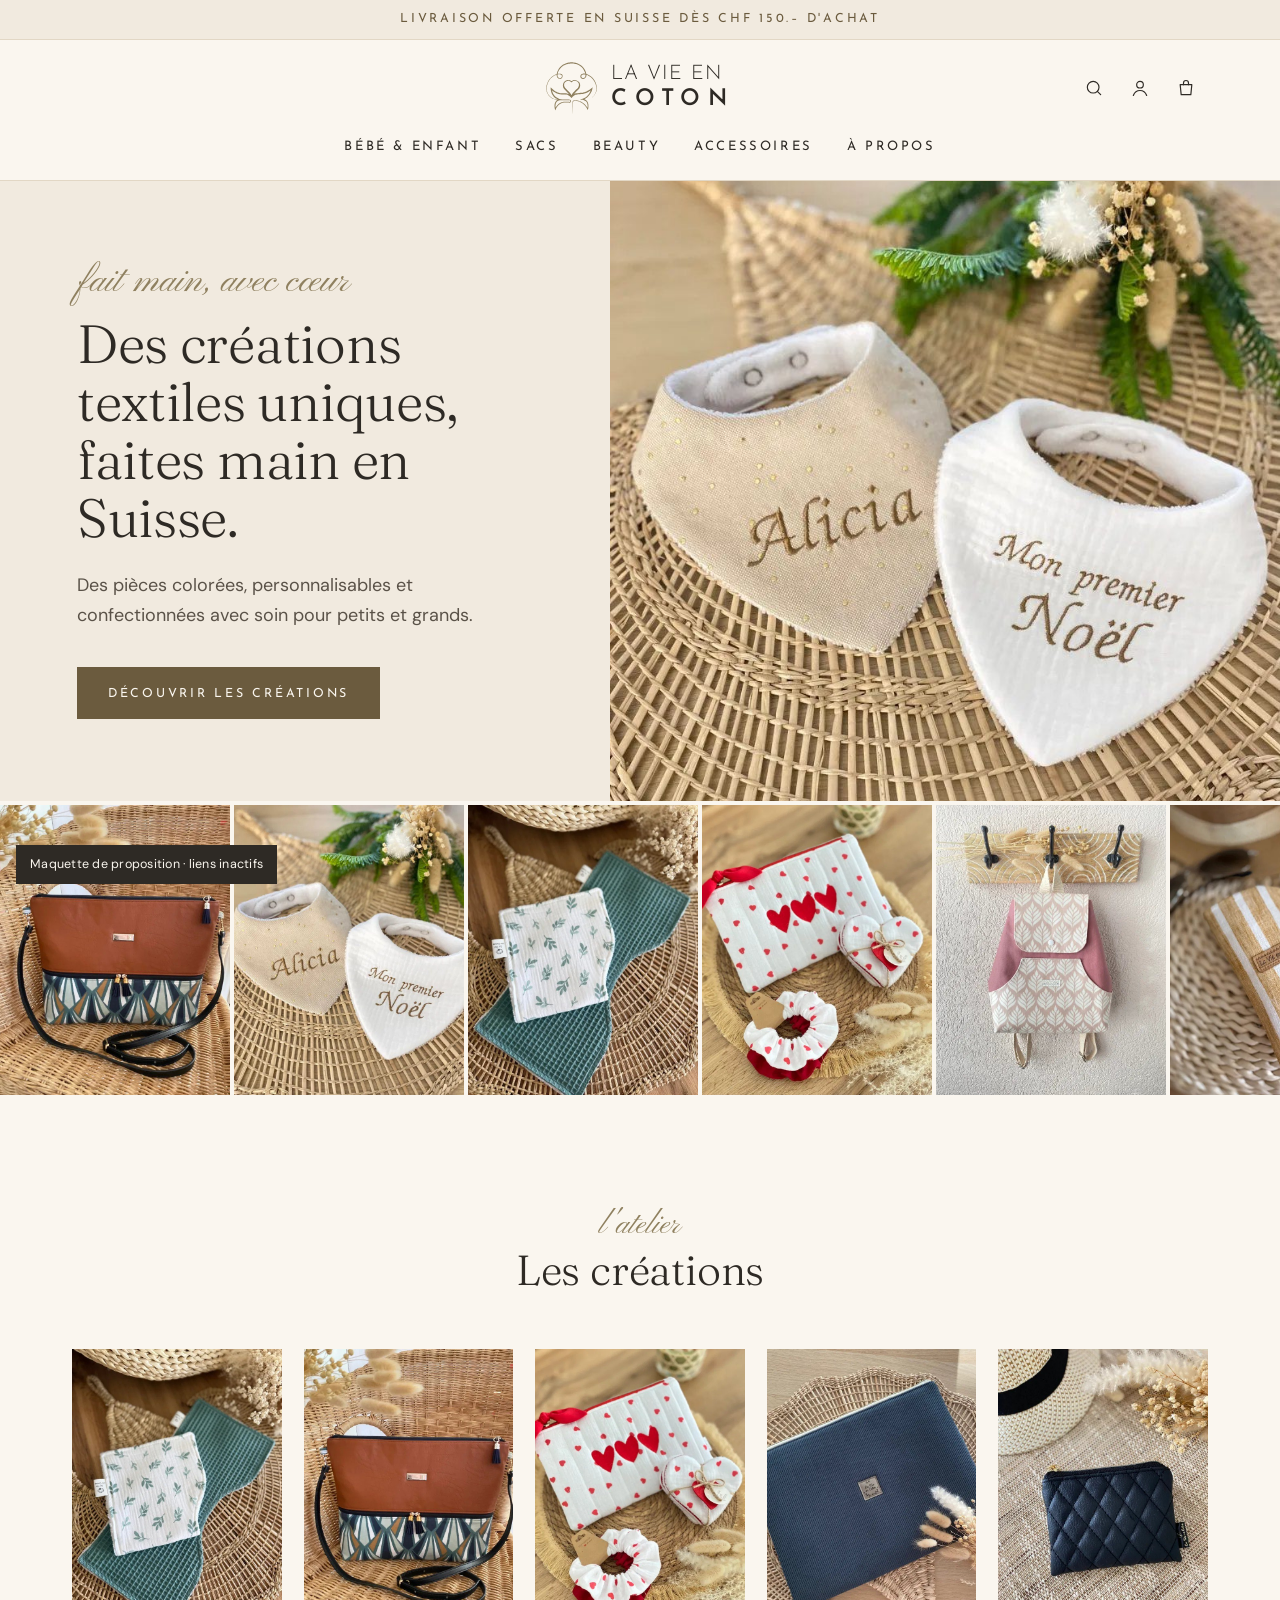
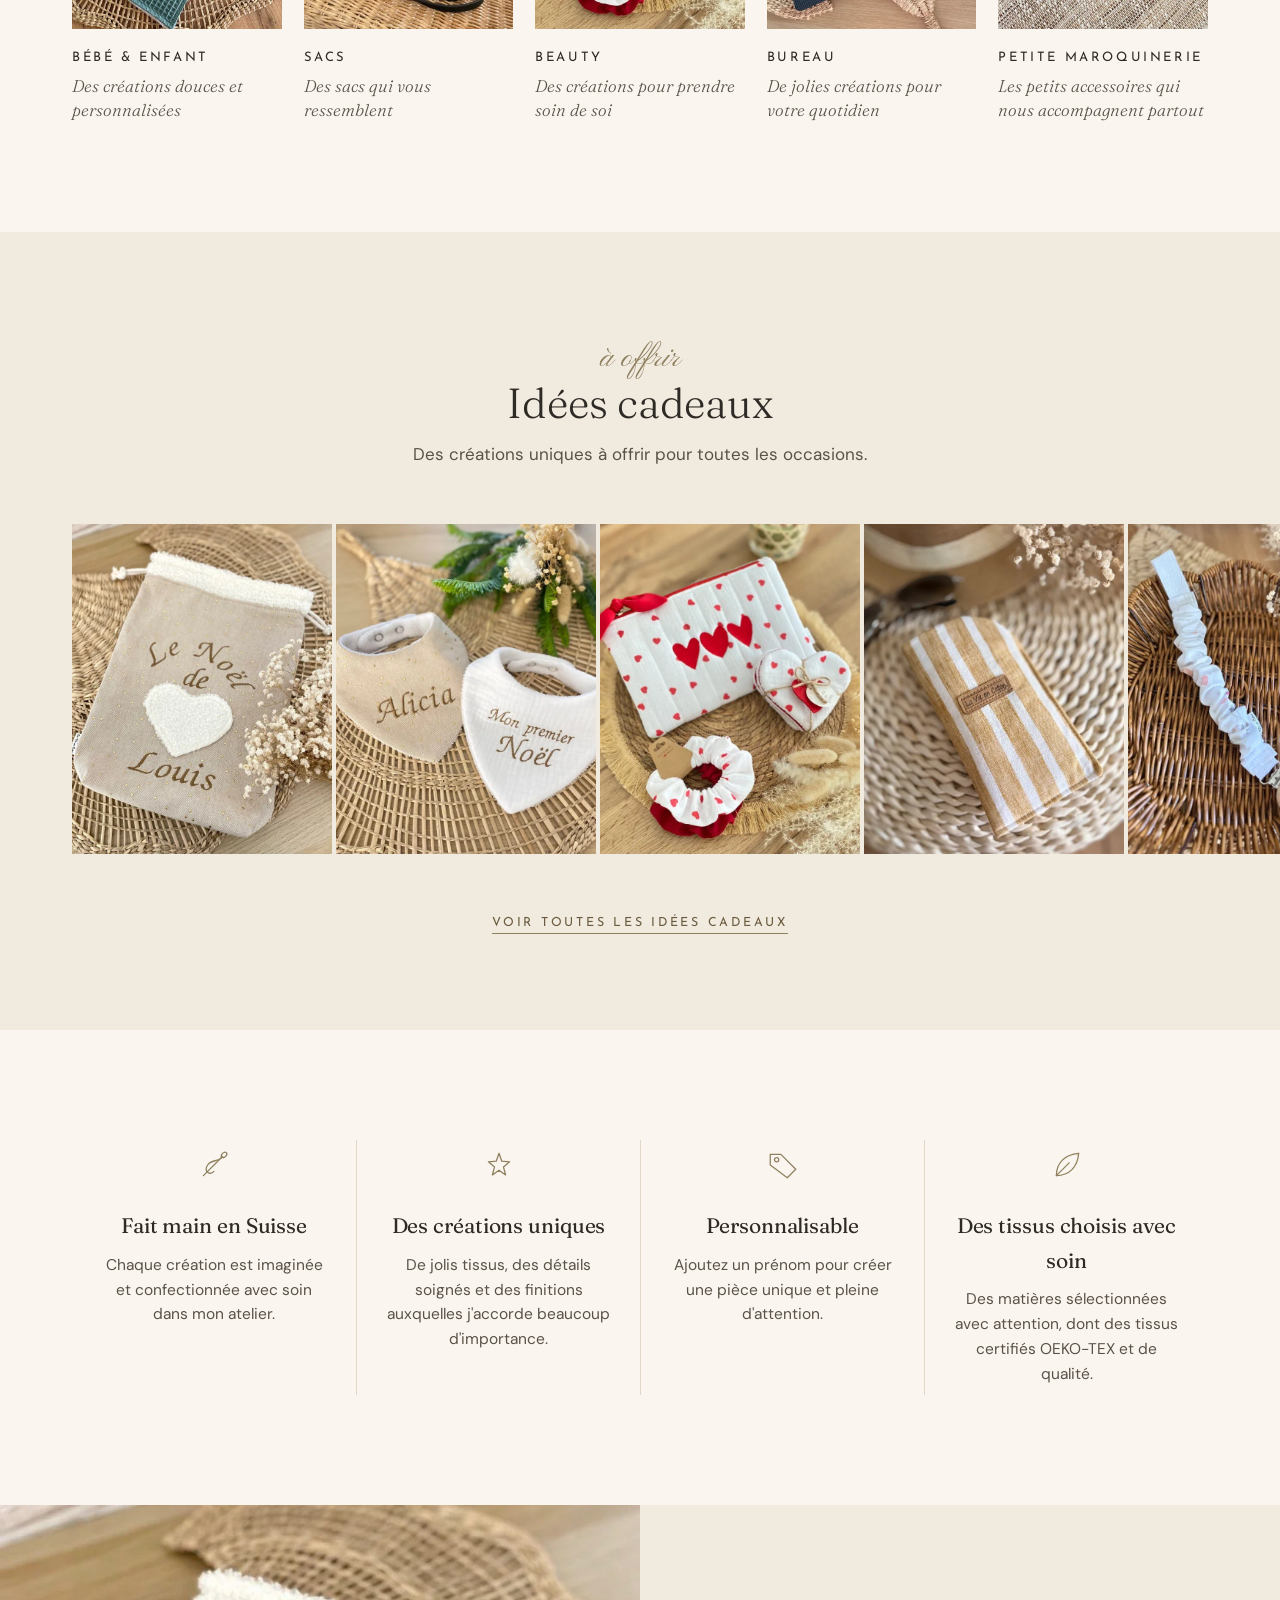
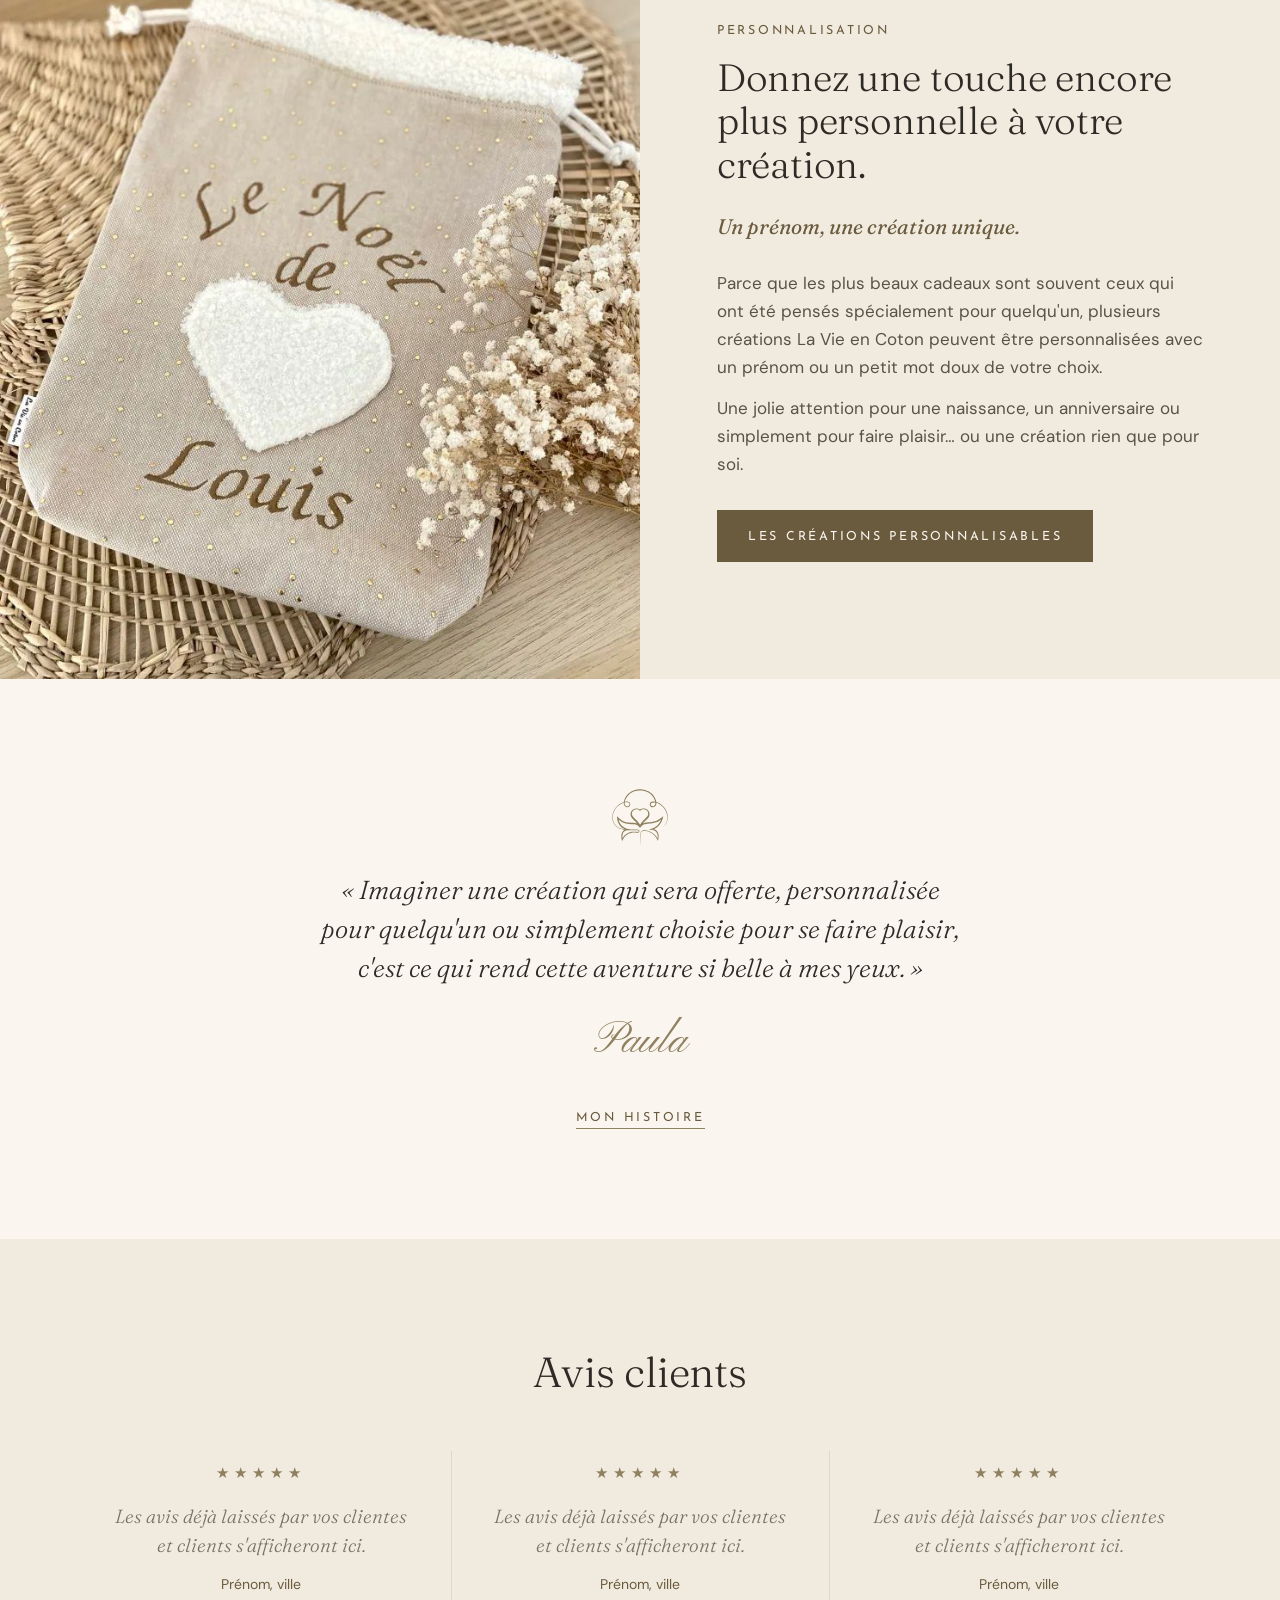
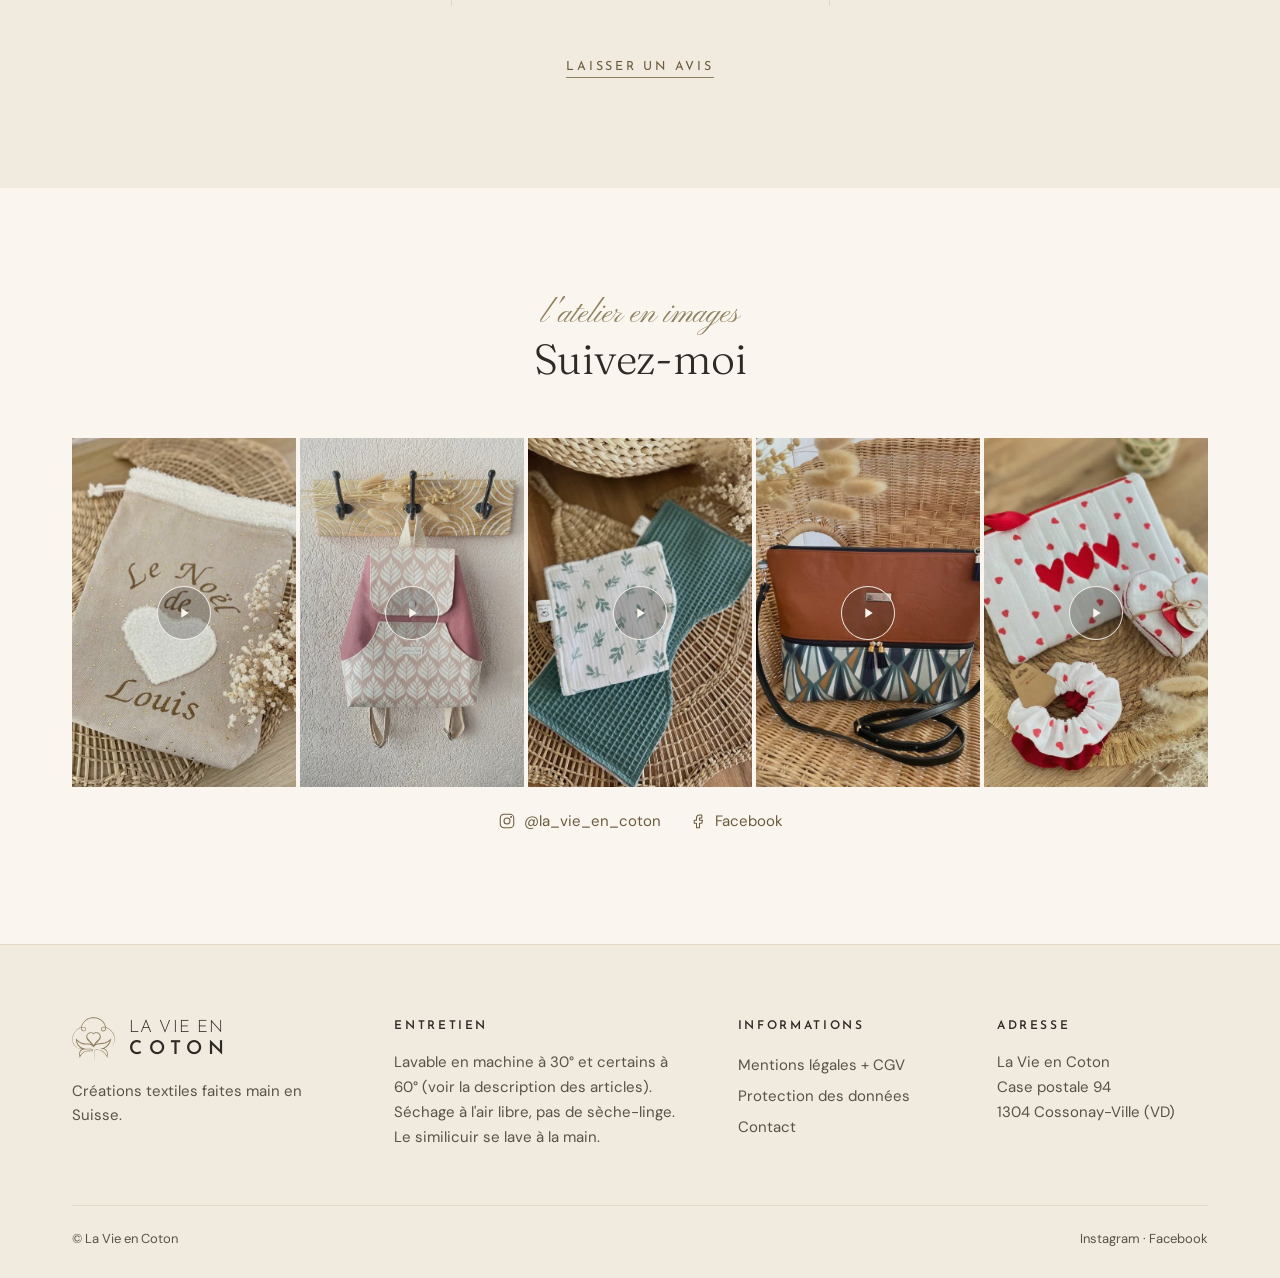
<file: index.html>
<!doctype html>
<html lang="fr">
<head>
<meta charset="utf-8">
<meta name="viewport" content="width=device-width, initial-scale=1">
<title>La Vie en Coton – Créations textiles faites main en Suisse</title>
<meta name="description" content="Des créations textiles uniques, faites main en Suisse.">
<meta name="robots" content="noindex">
<link rel="icon" href="img/favicon.png">
<link rel="preload" href="fonts/fraunces-latin-300-normal.woff2" as="font" type="font/woff2" crossorigin>
<link rel="stylesheet" href="style.css">
</head>
<body>
<p class="bandeau caps">Livraison offerte en Suisse dès CHF 150.– d'achat</p>
<header class="entete">
<div class="entete-haut">
<div></div>
<a class="logo" href="index.html" aria-label="La Vie en Coton, accueil"><img src="img/mark-or.svg" alt=""><span><span class="l1">LA VIE EN</span><span class="l2">COTON</span></span></a>
<div class="icones"><button type="button" aria-label="Rechercher"><svg aria-hidden="true" width="20" height="20" viewBox="0 0 24 24" fill="none" stroke="currentColor" stroke-width="1.4" stroke-linecap="round"><circle cx="11" cy="11" r="7"/><path d="M20 20l-4-4"/></svg></button><a href="#" aria-label="Mon compte"><svg aria-hidden="true" width="20" height="20" viewBox="0 0 24 24" fill="none" stroke="currentColor" stroke-width="1.4" stroke-linecap="round"><circle cx="12" cy="8" r="4"/><path d="M4 21c1.5-4 4.5-6 8-6s6.5 2 8 6"/></svg></a><a href="produit.html" aria-label="Panier"><svg aria-hidden="true" width="20" height="20" viewBox="0 0 24 24" fill="none" stroke="currentColor" stroke-width="1.4" stroke-linecap="round" stroke-linejoin="round"><path d="M5 8h14l-1.2 12H6.2z"/><path d="M9 8V6a3 3 0 0 1 6 0v2"/></svg></a></div>
</div>
<nav aria-label="Navigation principale">
<ul class="nav">
<li><a href="#">Bébé &amp; Enfant</a>
<ul class="sous"><li><a href="#">Doudous &amp; Peluches</a></li><li><a href="produit.html">Couvertures</a></li><li><a href="#">Matelas à langer</a></li><li><a href="#">Sacs à dos</a></li><li><a href="#">Accessoires, trousses</a></li><li><a href="#">Coffret cadeau</a></li></ul></li>
<li><a href="#">Sacs</a>
<ul class="sous"><li><a href="#">Sacs à main / bandoulières</a></li><li><a href="#">Sacs banane</a></li><li><a href="#">Sacs à dos</a></li><li><a href="#">Sac de voyage / de maternité</a></li></ul></li>
<li><a href="#">Beauty</a>
<ul class="sous"><li><a href="#">Trousses</a></li><li><a href="#">Pochettes</a></li><li><a href="#">Lingettes</a></li><li><a href="#">Accessoires cheveux</a></li></ul></li>
<li><a href="#">Accessoires</a>
<ul class="sous"><li><a href="#">Petite maroquinerie</a></li><li><a href="#">Bureau / accessoires pour livres</a></li></ul></li>
<li><a href="a-propos.html">À propos</a></li>
</ul>
</nav>
</header>
<main>
<section class="heros">
<div class="heros-texte">
<span class="script">fait main, avec cœur</span>
<h1>Des créations textiles uniques, faites main en Suisse.</h1>
<p class="chapo">Des pièces colorées, personnalisables et confectionnées avec soin pour petits et grands.</p>
<div><a class="btn" href="#creations">Découvrir les créations</a></div>
</div>
<div class="heros-photo"><img src="img/cadeau-bavoirs-noel.jpg" alt="Bavoirs bandanas brodés « Alicia » et « Mon premier Noël »"></div>
</section>

<section class="defile" aria-label="Quelques créations"><div class="piste"><img src="img/sac-dolly.jpg" alt="Sac à bandoulière Dolly" loading="lazy"><img src="img/cadeau-bavoirs-noel.jpg" alt="Bavoirs bandanas brodés" loading="lazy"><img src="img/bebe-bavoirs.jpg" alt="Bavoirs d'épaule" loading="lazy"><img src="img/beauty-amore.jpg" alt="Ensemble de toilette Amore" loading="lazy"><img src="img/sac-melinda.jpg" alt="Sac à dos Melinda" loading="lazy"><img src="img/etui-lunettes.jpg" alt="Étui à lunettes rayé ocre" loading="lazy"><img src="img/cadeau-pochon-louis.jpg" alt="Sac pochon personnalisé" loading="lazy"><img src="img/bureau-housse.jpg" alt="Housse pour ordinateur" loading="lazy"><img src="img/bebe-attache.jpg" alt="Attache-tétine" loading="lazy"><img src="img/maroquinerie-portemonnaie.jpg" alt="Porte-monnaie matelassé" loading="lazy"><img src="img/sac-dolly.jpg" alt="" aria-hidden="true" loading="lazy"><img src="img/cadeau-bavoirs-noel.jpg" alt="" aria-hidden="true" loading="lazy"><img src="img/bebe-bavoirs.jpg" alt="" aria-hidden="true" loading="lazy"><img src="img/beauty-amore.jpg" alt="" aria-hidden="true" loading="lazy"><img src="img/sac-melinda.jpg" alt="" aria-hidden="true" loading="lazy"><img src="img/etui-lunettes.jpg" alt="" aria-hidden="true" loading="lazy"><img src="img/cadeau-pochon-louis.jpg" alt="" aria-hidden="true" loading="lazy"><img src="img/bureau-housse.jpg" alt="" aria-hidden="true" loading="lazy"><img src="img/bebe-attache.jpg" alt="" aria-hidden="true" loading="lazy"><img src="img/maroquinerie-portemonnaie.jpg" alt="" aria-hidden="true" loading="lazy"></div></section>

<section class="section" id="creations">
<div class="wrap">
<div class="titre-section"><span class="script">l'atelier</span><h2>Les créations</h2></div>
<div class="categories"><a class="cat" href="#"><div class="img"><img src="img/bebe-bavoirs.jpg" alt="" loading="lazy"></div><h3>Bébé &amp; Enfant</h3><p>Des créations douces et personnalisées</p></a><a class="cat" href="#"><div class="img"><img src="img/sac-dolly.jpg" alt="" loading="lazy"></div><h3>Sacs</h3><p>Des sacs qui vous ressemblent</p></a><a class="cat" href="#"><div class="img"><img src="img/beauty-amore.jpg" alt="" loading="lazy"></div><h3>Beauty</h3><p>Des créations pour prendre soin de soi</p></a><a class="cat" href="#"><div class="img"><img src="img/bureau-housse.jpg" alt="" loading="lazy"></div><h3>Bureau</h3><p>De jolies créations pour votre quotidien</p></a><a class="cat" href="#"><div class="img"><img src="img/maroquinerie-portemonnaie.jpg" alt="" loading="lazy"></div><h3>Petite maroquinerie</h3><p>Les petits accessoires qui nous accompagnent partout</p></a></div>
</div>
</section>

<section class="section fond-lin" id="cadeaux" style="padding-bottom:96px">
<div class="wrap">
<div class="titre-section"><span class="script">à offrir</span><h2>Idées cadeaux</h2><p>Des créations uniques à offrir pour toutes les occasions.</p></div>
</div>
<div class="cadeaux-piste" style="padding-left:max(32px, calc((100vw - 1200px) / 2 + 32px))"><img src="img/cadeau-pochon-louis.jpg" alt="" loading="lazy"><img src="img/cadeau-bavoirs-noel.jpg" alt="" loading="lazy"><img src="img/beauty-amore.jpg" alt="" loading="lazy"><img src="img/etui-lunettes.jpg" alt="" loading="lazy"><img src="img/bebe-attache.jpg" alt="" loading="lazy"><img src="img/sac-melinda.jpg" alt="" loading="lazy"></div>
<div class="centre"><a class="lien" href="#">Voir toutes les idées cadeaux</a></div>
</section>

<section class="section">
<div class="wrap"><div class="engagements"><div class="eng"><svg aria-hidden="true" width="34" height="34" viewBox="0 0 32 32" fill="none" stroke="#8F805F" stroke-width="1.2" stroke-linecap="round"><path d="M6 26L24 8"/><ellipse cx="25.5" cy="6.5" rx="2" ry="3" transform="rotate(45 25.5 6.5)"/><path d="M24 8c-4 6-10 2-14 8s2 10 6 6"/></svg><h3>Fait main en Suisse</h3><p>Chaque création est imaginée et confectionnée avec soin dans mon atelier.</p></div><div class="eng"><svg aria-hidden="true" width="34" height="34" viewBox="0 0 32 32" fill="none" stroke="#8F805F" stroke-width="1.2" stroke-linejoin="round"><path d="M16 5l2.6 7.4 7.4.6-5.8 4.8 2 7.6-6.2-4.4-6.2 4.4 2-7.6L6 13l7.4-.6z"/></svg><h3>Des créations uniques</h3><p>De jolis tissus, des détails soignés et des finitions auxquelles j'accorde beaucoup d'importance.</p></div><div class="eng"><svg aria-hidden="true" width="34" height="34" viewBox="0 0 32 32" fill="none" stroke="#8F805F" stroke-width="1.2" stroke-linejoin="round"><path d="M4 16V6h10l14 14-8 8z"/><circle cx="10" cy="11" r="2"/></svg><h3>Personnalisable</h3><p>Ajoutez un prénom pour créer une pièce unique et pleine d'attention.</p></div><div class="eng"><svg aria-hidden="true" width="34" height="34" viewBox="0 0 32 32" fill="none" stroke="#8F805F" stroke-width="1.2" stroke-linecap="round"><path d="M6 26C6 14 14 6 27 5c-1 13-9 21-21 21z"/><path d="M6 26L18 14"/></svg><h3>Des tissus choisis avec soin</h3><p>Des matières sélectionnées avec attention, dont des tissus certifiés OEKO-TEX et de qualité.</p></div></div></div>
</section>

<section class="perso">
<div class="perso-photo"><img src="img/cadeau-pochon-louis.jpg" alt="Sac pochon brodé « Le Noël de Louis »" loading="lazy"></div>
<div class="perso-texte">
<span class="caps" style="color:var(--noisette)">Personnalisation</span>
<h2>Donnez une touche encore plus personnelle à votre création.</h2>
<p class="accroche">Un prénom, une création unique.</p>
<p>Parce que les plus beaux cadeaux sont souvent ceux qui ont été pensés spécialement pour quelqu'un, plusieurs créations La Vie en Coton peuvent être personnalisées avec un prénom ou un petit mot doux de votre choix.</p>
<p>Une jolie attention pour une naissance, un anniversaire ou simplement pour faire plaisir… ou une création rien que pour soi.</p>
<a class="btn" href="#">Les créations personnalisables</a>
</div>
</section>

<section class="section">
<div class="wrap mot">
<img src="img/mark-or.svg" alt="">
<blockquote>« Imaginer une création qui sera offerte, personnalisée pour quelqu'un ou simplement choisie pour se faire plaisir, c'est ce qui rend cette aventure si belle à mes yeux. »</blockquote>
<span class="script">Paula</span>
<a class="lien" href="a-propos.html">Mon histoire</a>
</div>
</section>

<section class="section fond-lin">
<div class="wrap">
<div class="titre-section"><h2>Avis clients</h2></div>
<div class="avis"><figure><div class="etoiles" role="img" aria-label="5 étoiles sur 5">★★★★★</div><blockquote>Les avis déjà laissés par vos clientes et clients s'afficheront ici.</blockquote><figcaption>Prénom, ville</figcaption></figure><figure><div class="etoiles" role="img" aria-label="5 étoiles sur 5">★★★★★</div><blockquote>Les avis déjà laissés par vos clientes et clients s'afficheront ici.</blockquote><figcaption>Prénom, ville</figcaption></figure><figure><div class="etoiles" role="img" aria-label="5 étoiles sur 5">★★★★★</div><blockquote>Les avis déjà laissés par vos clientes et clients s'afficheront ici.</blockquote><figcaption>Prénom, ville</figcaption></figure></div>
<div class="centre"><a class="lien" href="#">Laisser un avis</a></div>
</div>
</section>

<section class="section">
<div class="wrap">
<div class="titre-section"><span class="script">l'atelier en images</span><h2>Suivez-moi</h2></div>
<div class="videos"><button class="video" type="button" aria-label="Lire la vidéo 1"><img src="img/cadeau-pochon-louis.jpg" alt="" loading="lazy"><span><i><svg aria-hidden="true" width="16" height="16" viewBox="0 0 24 24" fill="#FAF6EF"><path d="M8 5l11 7-11 7z"/></svg></i></span></button><button class="video" type="button" aria-label="Lire la vidéo 2"><img src="img/sac-melinda.jpg" alt="" loading="lazy"><span><i><svg aria-hidden="true" width="16" height="16" viewBox="0 0 24 24" fill="#FAF6EF"><path d="M8 5l11 7-11 7z"/></svg></i></span></button><button class="video" type="button" aria-label="Lire la vidéo 3"><img src="img/bebe-bavoirs.jpg" alt="" loading="lazy"><span><i><svg aria-hidden="true" width="16" height="16" viewBox="0 0 24 24" fill="#FAF6EF"><path d="M8 5l11 7-11 7z"/></svg></i></span></button><button class="video" type="button" aria-label="Lire la vidéo 4"><img src="img/sac-dolly.jpg" alt="" loading="lazy"><span><i><svg aria-hidden="true" width="16" height="16" viewBox="0 0 24 24" fill="#FAF6EF"><path d="M8 5l11 7-11 7z"/></svg></i></span></button><button class="video" type="button" aria-label="Lire la vidéo 5"><img src="img/beauty-amore.jpg" alt="" loading="lazy"><span><i><svg aria-hidden="true" width="16" height="16" viewBox="0 0 24 24" fill="#FAF6EF"><path d="M8 5l11 7-11 7z"/></svg></i></span></button></div>
<div class="reseaux"><a href="https://www.instagram.com/la_vie_en_coton/"><svg aria-hidden="true" width="18" height="18" viewBox="0 0 24 24" fill="none" stroke="currentColor" stroke-width="1.4"><rect x="3" y="3" width="18" height="18" rx="5"/><circle cx="12" cy="12" r="4"/><circle cx="17.5" cy="6.5" r=".6" fill="currentColor"/></svg> @la_vie_en_coton</a><a href="#"><svg aria-hidden="true" width="18" height="18" viewBox="0 0 24 24" fill="none" stroke="currentColor" stroke-width="1.4" stroke-linejoin="round"><path d="M14 8h3V4h-3a4 4 0 0 0-4 4v3H7v4h3v6h4v-6h3l1-4h-4V8z"/></svg> Facebook</a></div>
</div>
</section>
</main>
<footer class="pied">
<div class="wrap">
<div class="pied-grille">
<div>
<a class="logo" href="index.html" aria-label="La Vie en Coton, accueil" style="margin-bottom:18px"><img src="img/mark-or.svg" alt="" style="height:44px"><span><span class="l1" style="font-size:17px">LA VIE EN</span><span class="l2" style="font-size:19px">COTON</span></span></a>
<p>Créations textiles faites main en Suisse.</p>
</div>
<div><h3>Entretien</h3><p>Lavable en machine à 30° et certains à 60° (voir la description des articles). Séchage à l'air libre, pas de sèche-linge. Le similicuir se lave à la main.</p></div>
<div><h3>Informations</h3><a href="#">Mentions légales + CGV</a><a href="#">Protection des données</a><a href="#">Contact</a></div>
<div><h3>Adresse</h3><p>La Vie en Coton<br>Case postale 94<br>1304 Cossonay-Ville (VD)</p></div>
</div>
<div class="copy"><span>© La Vie en Coton</span><span><a href="https://www.instagram.com/la_vie_en_coton/" style="display:inline">Instagram</a> · <a href="#" style="display:inline">Facebook</a></span></div>
</div>
</footer>
<p class="maquette">Maquette de proposition · liens inactifs</p>
</body>
</html>
</file>
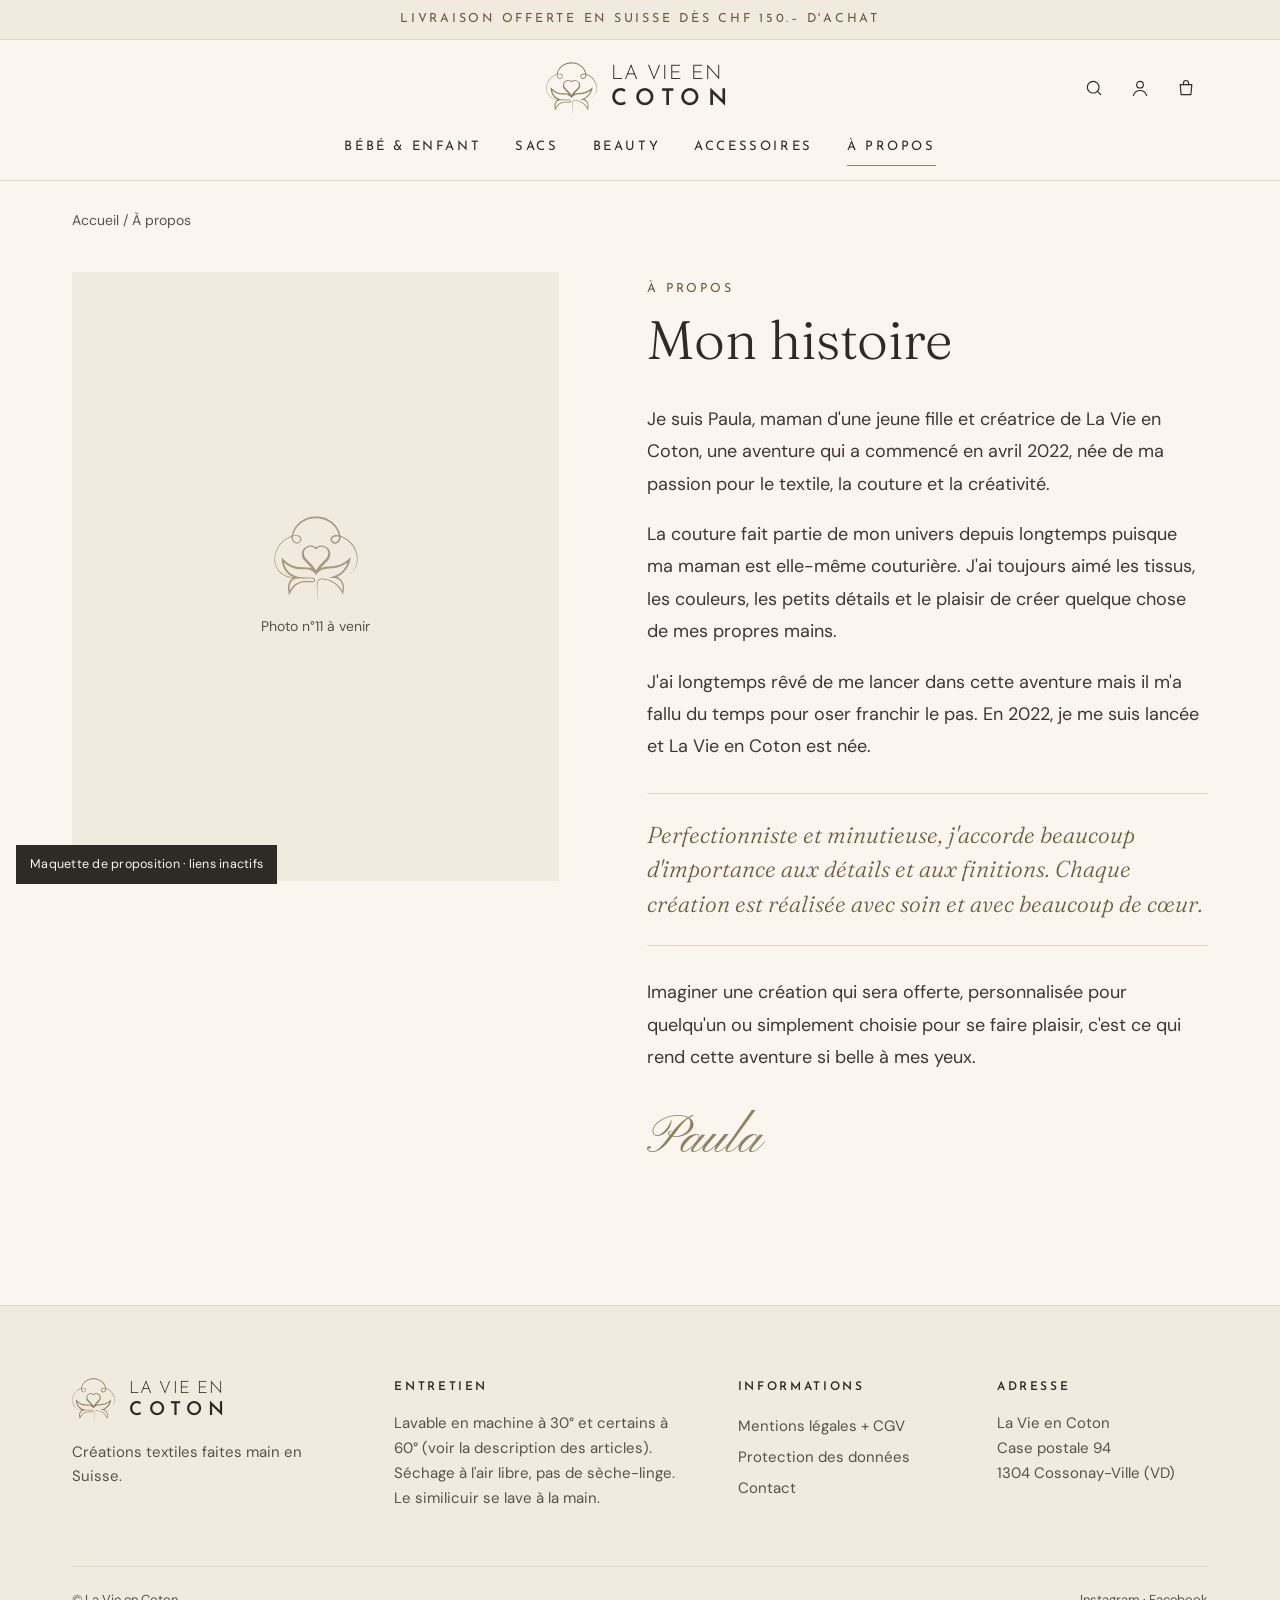
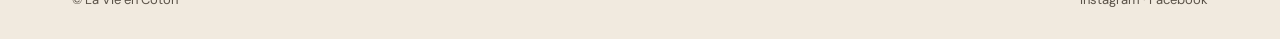
<file: a-propos.html>
<!doctype html>
<html lang="fr">
<head>
<meta charset="utf-8">
<meta name="viewport" content="width=device-width, initial-scale=1">
<title>Mon histoire – La Vie en Coton</title>
<meta name="description" content="Paula, créatrice de La Vie en Coton, raconte son histoire.">
<meta name="robots" content="noindex">
<link rel="icon" href="img/favicon.png">
<link rel="preload" href="fonts/fraunces-latin-300-normal.woff2" as="font" type="font/woff2" crossorigin>
<link rel="stylesheet" href="style.css">
</head>
<body>
<p class="bandeau caps">Livraison offerte en Suisse dès CHF 150.– d'achat</p>
<header class="entete">
<div class="entete-haut">
<div></div>
<a class="logo" href="index.html" aria-label="La Vie en Coton, accueil"><img src="img/mark-or.svg" alt=""><span><span class="l1">LA VIE EN</span><span class="l2">COTON</span></span></a>
<div class="icones"><button type="button" aria-label="Rechercher"><svg aria-hidden="true" width="20" height="20" viewBox="0 0 24 24" fill="none" stroke="currentColor" stroke-width="1.4" stroke-linecap="round"><circle cx="11" cy="11" r="7"/><path d="M20 20l-4-4"/></svg></button><a href="#" aria-label="Mon compte"><svg aria-hidden="true" width="20" height="20" viewBox="0 0 24 24" fill="none" stroke="currentColor" stroke-width="1.4" stroke-linecap="round"><circle cx="12" cy="8" r="4"/><path d="M4 21c1.5-4 4.5-6 8-6s6.5 2 8 6"/></svg></a><a href="produit.html" aria-label="Panier"><svg aria-hidden="true" width="20" height="20" viewBox="0 0 24 24" fill="none" stroke="currentColor" stroke-width="1.4" stroke-linecap="round" stroke-linejoin="round"><path d="M5 8h14l-1.2 12H6.2z"/><path d="M9 8V6a3 3 0 0 1 6 0v2"/></svg></a></div>
</div>
<nav aria-label="Navigation principale">
<ul class="nav">
<li><a href="#">Bébé &amp; Enfant</a>
<ul class="sous"><li><a href="#">Doudous &amp; Peluches</a></li><li><a href="produit.html">Couvertures</a></li><li><a href="#">Matelas à langer</a></li><li><a href="#">Sacs à dos</a></li><li><a href="#">Accessoires, trousses</a></li><li><a href="#">Coffret cadeau</a></li></ul></li>
<li><a href="#">Sacs</a>
<ul class="sous"><li><a href="#">Sacs à main / bandoulières</a></li><li><a href="#">Sacs banane</a></li><li><a href="#">Sacs à dos</a></li><li><a href="#">Sac de voyage / de maternité</a></li></ul></li>
<li><a href="#">Beauty</a>
<ul class="sous"><li><a href="#">Trousses</a></li><li><a href="#">Pochettes</a></li><li><a href="#">Lingettes</a></li><li><a href="#">Accessoires cheveux</a></li></ul></li>
<li><a href="#">Accessoires</a>
<ul class="sous"><li><a href="#">Petite maroquinerie</a></li><li><a href="#">Bureau / accessoires pour livres</a></li></ul></li>
<li><a href="a-propos.html" aria-current="page">À propos</a></li>
</ul>
</nav>
</header>
<main class="wrap">
<p class="fil-ariane"><a href="index.html">Accueil</a> / À propos</p>
<div class="histoire">
<div class="histoire-visuel"><img src="img/mark-or.svg" alt=""><span>Photo n°11 à venir</span></div>
<div>
<span class="caps" style="color:var(--noisette)">À propos</span>
<h1>Mon histoire</h1>
<p>Je suis Paula, maman d'une jeune fille et créatrice de La Vie en Coton, une aventure qui a commencé en avril 2022, née de ma passion pour le textile, la couture et la créativité.</p>
<p>La couture fait partie de mon univers depuis longtemps puisque ma maman est elle-même couturière. J'ai toujours aimé les tissus, les couleurs, les petits détails et le plaisir de créer quelque chose de mes propres mains.</p>
<p>J'ai longtemps rêvé de me lancer dans cette aventure mais il m'a fallu du temps pour oser franchir le pas. En 2022, je me suis lancée et La Vie en Coton est née.</p>
<p class="citation">Perfectionniste et minutieuse, j'accorde beaucoup d'importance aux détails et aux finitions. Chaque création est réalisée avec soin et avec beaucoup de cœur.</p>
<p>Imaginer une création qui sera offerte, personnalisée pour quelqu'un ou simplement choisie pour se faire plaisir, c'est ce qui rend cette aventure si belle à mes yeux.</p>
<span class="script">Paula</span>
</div>
</div>
</main>
<footer class="pied">
<div class="wrap">
<div class="pied-grille">
<div>
<a class="logo" href="index.html" aria-label="La Vie en Coton, accueil" style="margin-bottom:18px"><img src="img/mark-or.svg" alt="" style="height:44px"><span><span class="l1" style="font-size:17px">LA VIE EN</span><span class="l2" style="font-size:19px">COTON</span></span></a>
<p>Créations textiles faites main en Suisse.</p>
</div>
<div><h3>Entretien</h3><p>Lavable en machine à 30° et certains à 60° (voir la description des articles). Séchage à l'air libre, pas de sèche-linge. Le similicuir se lave à la main.</p></div>
<div><h3>Informations</h3><a href="#">Mentions légales + CGV</a><a href="#">Protection des données</a><a href="#">Contact</a></div>
<div><h3>Adresse</h3><p>La Vie en Coton<br>Case postale 94<br>1304 Cossonay-Ville (VD)</p></div>
</div>
<div class="copy"><span>© La Vie en Coton</span><span><a href="https://www.instagram.com/la_vie_en_coton/" style="display:inline">Instagram</a> · <a href="#" style="display:inline">Facebook</a></span></div>
</div>
</footer>
<p class="maquette">Maquette de proposition · liens inactifs</p>
</body>
</html>
</file>
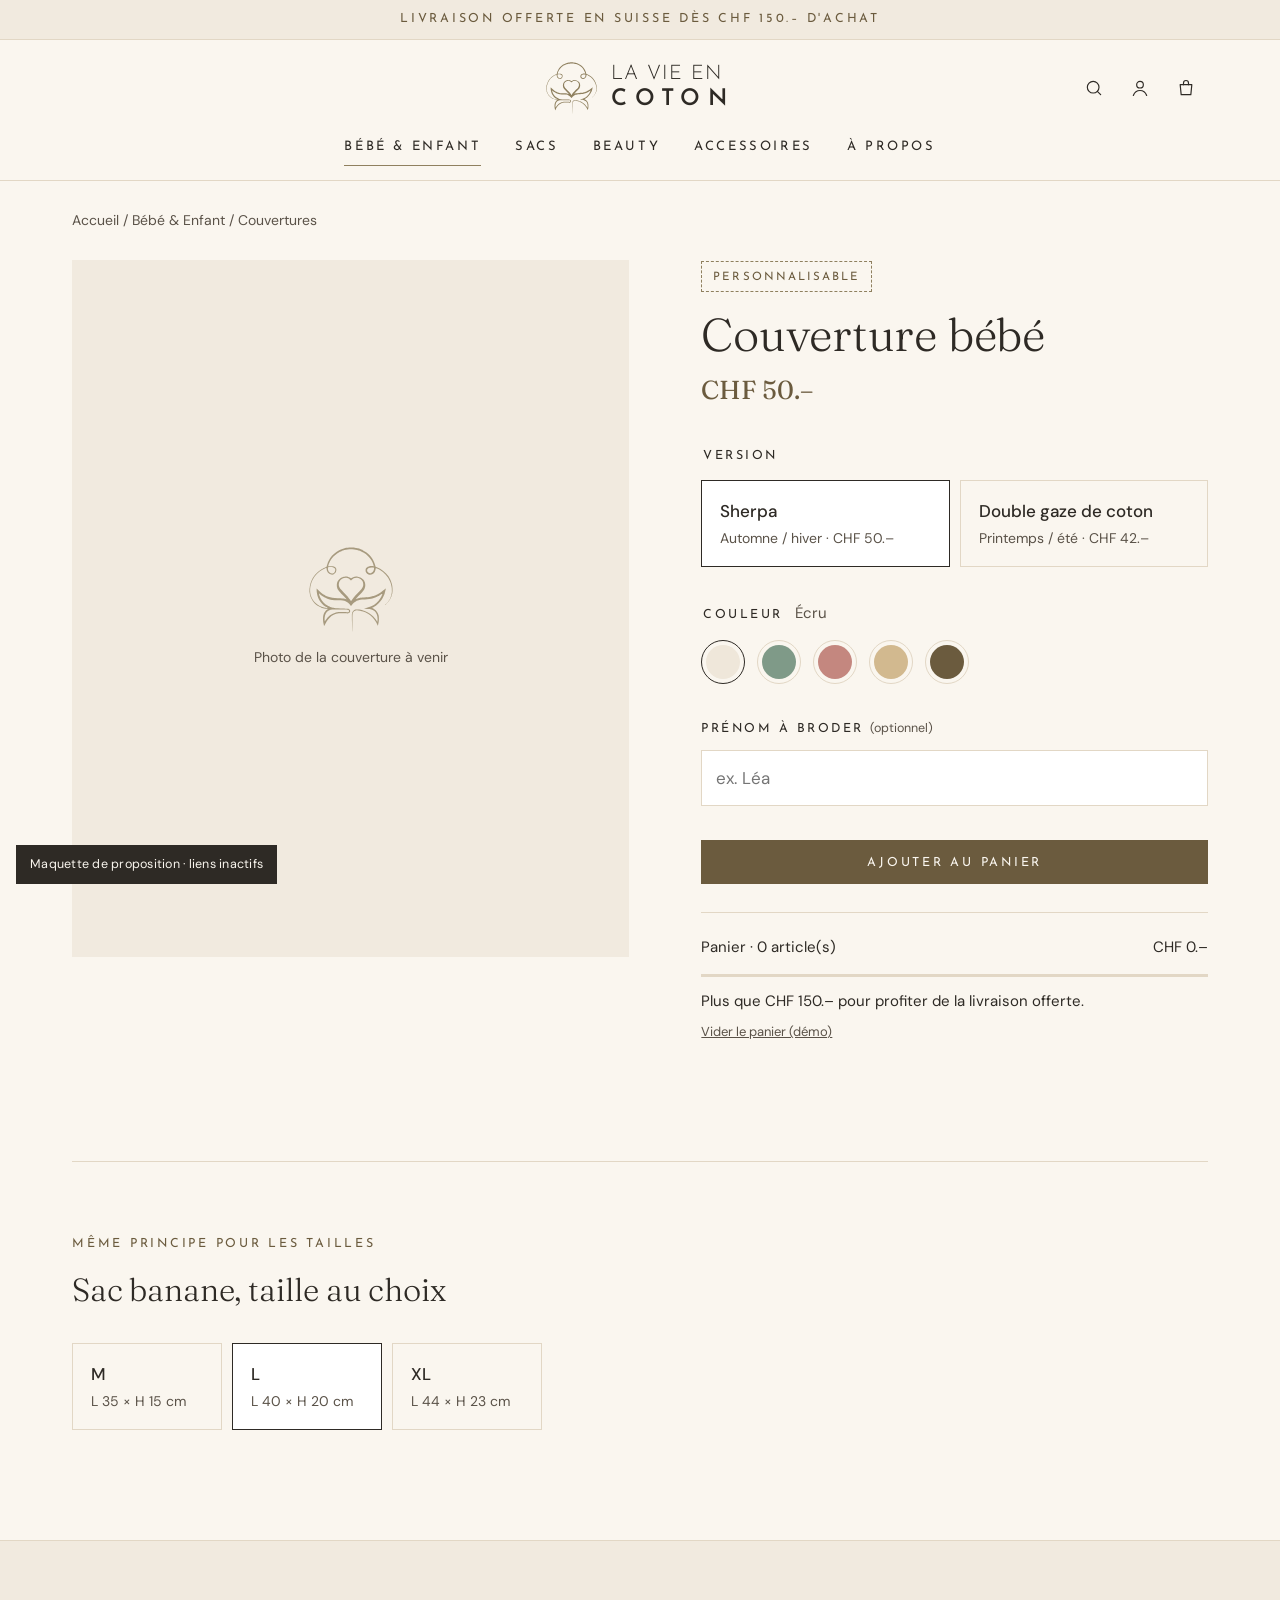
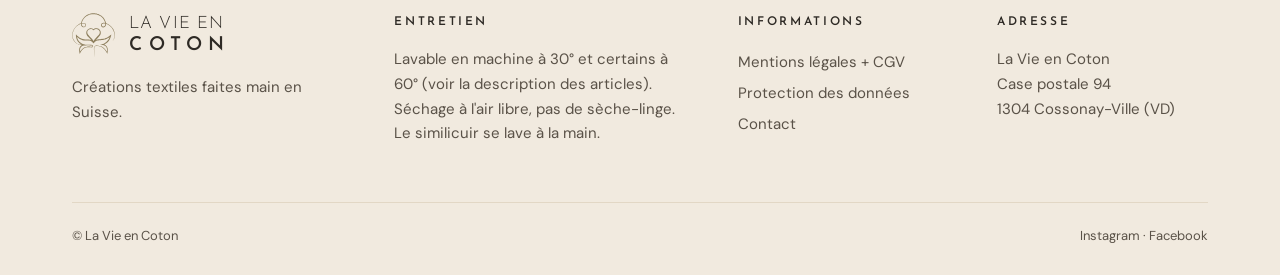
<file: produit.html>
<!doctype html>
<html lang="fr">
<head>
<meta charset="utf-8">
<meta name="viewport" content="width=device-width, initial-scale=1">
<title>Couverture bébé – La Vie en Coton</title>
<meta name="description" content="Couverture bébé faite main, en version Sherpa ou double gaze de coton.">
<meta name="robots" content="noindex">
<link rel="icon" href="img/favicon.png">
<link rel="preload" href="fonts/fraunces-latin-300-normal.woff2" as="font" type="font/woff2" crossorigin>
<link rel="stylesheet" href="style.css">
</head>
<body>
<p class="bandeau caps">Livraison offerte en Suisse dès CHF 150.– d'achat</p>
<header class="entete">
<div class="entete-haut">
<div></div>
<a class="logo" href="index.html" aria-label="La Vie en Coton, accueil"><img src="img/mark-or.svg" alt=""><span><span class="l1">LA VIE EN</span><span class="l2">COTON</span></span></a>
<div class="icones"><button type="button" aria-label="Rechercher"><svg aria-hidden="true" width="20" height="20" viewBox="0 0 24 24" fill="none" stroke="currentColor" stroke-width="1.4" stroke-linecap="round"><circle cx="11" cy="11" r="7"/><path d="M20 20l-4-4"/></svg></button><a href="#" aria-label="Mon compte"><svg aria-hidden="true" width="20" height="20" viewBox="0 0 24 24" fill="none" stroke="currentColor" stroke-width="1.4" stroke-linecap="round"><circle cx="12" cy="8" r="4"/><path d="M4 21c1.5-4 4.5-6 8-6s6.5 2 8 6"/></svg></a><a href="produit.html" aria-label="Panier"><svg aria-hidden="true" width="20" height="20" viewBox="0 0 24 24" fill="none" stroke="currentColor" stroke-width="1.4" stroke-linecap="round" stroke-linejoin="round"><path d="M5 8h14l-1.2 12H6.2z"/><path d="M9 8V6a3 3 0 0 1 6 0v2"/></svg></a></div>
</div>
<nav aria-label="Navigation principale">
<ul class="nav">
<li><a href="#" aria-current="page">Bébé &amp; Enfant</a>
<ul class="sous"><li><a href="#">Doudous &amp; Peluches</a></li><li><a href="produit.html">Couvertures</a></li><li><a href="#">Matelas à langer</a></li><li><a href="#">Sacs à dos</a></li><li><a href="#">Accessoires, trousses</a></li><li><a href="#">Coffret cadeau</a></li></ul></li>
<li><a href="#">Sacs</a>
<ul class="sous"><li><a href="#">Sacs à main / bandoulières</a></li><li><a href="#">Sacs banane</a></li><li><a href="#">Sacs à dos</a></li><li><a href="#">Sac de voyage / de maternité</a></li></ul></li>
<li><a href="#">Beauty</a>
<ul class="sous"><li><a href="#">Trousses</a></li><li><a href="#">Pochettes</a></li><li><a href="#">Lingettes</a></li><li><a href="#">Accessoires cheveux</a></li></ul></li>
<li><a href="#">Accessoires</a>
<ul class="sous"><li><a href="#">Petite maroquinerie</a></li><li><a href="#">Bureau / accessoires pour livres</a></li></ul></li>
<li><a href="a-propos.html">À propos</a></li>
</ul>
</nav>
</header>
<main class="wrap">
<p class="fil-ariane"><a href="index.html">Accueil</a> / Bébé &amp; Enfant / Couvertures</p>
<div class="produit">
<div class="produit-visuel" id="visuel"><img src="img/mark-or.svg" alt=""><span>Photo de la couverture à venir</span></div>
<div>
<span class="etiquette">PERSONNALISABLE</span>
<h1>Couverture bébé</h1>
<p class="prix">CHF <span id="prix">50</span>.–</p>

<fieldset class="choix"><legend>Version</legend>
<div class="options">
<button class="opt" type="button" data-version="50" aria-pressed="true"><b>Sherpa</b><small>Automne / hiver · CHF 50.–</small></button>
<button class="opt" type="button" data-version="42" aria-pressed="false"><b>Double gaze de coton</b><small>Printemps / été · CHF 42.–</small></button>
</div></fieldset>

<fieldset class="choix"><legend>Couleur <span id="nom-couleur">Écru</span></legend>
<div class="pastilles">
<button class="pastille" type="button" aria-label="Écru" aria-pressed="true" data-c="#EFE7DA"><span style="background:#EFE7DA"></span></button>
<button class="pastille" type="button" aria-label="Sauge" aria-pressed="false" data-c="#A9BBAE"><span style="background:#7F9A88"></span></button>
<button class="pastille" type="button" aria-label="Vieux rose" aria-pressed="false" data-c="#E3C2BC"><span style="background:#C4877F"></span></button>
<button class="pastille" type="button" aria-label="Sable" aria-pressed="false" data-c="#E6D7BC"><span style="background:#D2B98F"></span></button>
<button class="pastille" type="button" aria-label="Noisette" aria-pressed="false" data-c="#C9BBA3"><span style="background:#6B5B3E"></span></button>
</div></fieldset>

<div class="champ"><label for="prenom">Prénom à broder <span style="text-transform:none;letter-spacing:0;font-family:var(--sans);color:var(--gris)">(optionnel)</span></label><input id="prenom" type="text" maxlength="14" placeholder="ex. Léa"></div>

<button class="btn" type="button" id="ajouter">Ajouter au panier</button>

<div class="panier" aria-live="polite">
<div class="panier-ligne"><span>Panier · <span id="nb">0</span> article(s)</span><span>CHF <span id="total">0</span>.–</span></div>
<div class="jauge"><div id="jauge"></div></div>
<p id="message">Plus que CHF 150.– pour profiter de la livraison offerte.</p>
<button type="button" id="vider">Vider le panier (démo)</button>
</div>
</div>
</div>

<section style="border-top:1px solid var(--ligne);padding:72px 0 110px">
<p class="caps" style="color:var(--noisette)">Même principe pour les tailles</p>
<h2 style="font-size:32px;margin:10px 0 26px">Sac banane, taille au choix</h2>
<div class="tailles">
<button class="opt" type="button" aria-pressed="false"><b>M</b><small>L 35 × H 15 cm</small></button>
<button class="opt" type="button" aria-pressed="true"><b>L</b><small>L 40 × H 20 cm</small></button>
<button class="opt" type="button" aria-pressed="false"><b>XL</b><small>L 44 × H 23 cm</small></button>
</div>
</section>
</main>
<footer class="pied">
<div class="wrap">
<div class="pied-grille">
<div>
<a class="logo" href="index.html" aria-label="La Vie en Coton, accueil" style="margin-bottom:18px"><img src="img/mark-or.svg" alt="" style="height:44px"><span><span class="l1" style="font-size:17px">LA VIE EN</span><span class="l2" style="font-size:19px">COTON</span></span></a>
<p>Créations textiles faites main en Suisse.</p>
</div>
<div><h3>Entretien</h3><p>Lavable en machine à 30° et certains à 60° (voir la description des articles). Séchage à l'air libre, pas de sèche-linge. Le similicuir se lave à la main.</p></div>
<div><h3>Informations</h3><a href="#">Mentions légales + CGV</a><a href="#">Protection des données</a><a href="#">Contact</a></div>
<div><h3>Adresse</h3><p>La Vie en Coton<br>Case postale 94<br>1304 Cossonay-Ville (VD)</p></div>
</div>
<div class="copy"><span>© La Vie en Coton</span><span><a href="https://www.instagram.com/la_vie_en_coton/" style="display:inline">Instagram</a> · <a href="#" style="display:inline">Facebook</a></span></div>
</div>
</footer>
<p class="maquette">Maquette de proposition · liens inactifs</p>
<script>
(function(){
  var prix=50, panier=[];
  function groupe(sel,cb){var bs=document.querySelectorAll(sel);bs.forEach(function(b){b.addEventListener('click',function(){bs.forEach(function(x){x.setAttribute('aria-pressed','false')});b.setAttribute('aria-pressed','true');cb&&cb(b)})})}
  groupe('[data-version]',function(b){prix=+b.dataset.version;document.getElementById('prix').textContent=prix});
  groupe('.pastille',function(b){document.getElementById('nom-couleur').textContent=b.getAttribute('aria-label');document.getElementById('visuel').style.background=b.dataset.c});
  groupe('.tailles .opt');
  function maj(){var t=panier.reduce(function(s,p){return s+p},0),r=Math.max(0,150-t);
    document.getElementById('nb').textContent=panier.length;document.getElementById('total').textContent=t;
    document.getElementById('jauge').style.width=Math.min(100,t/150*100)+'%';
    document.getElementById('message').textContent=r>0?'Plus que CHF '+r+'.– pour profiter de la livraison offerte.':'La livraison vous est offerte.';}
  document.getElementById('ajouter').addEventListener('click',function(){panier.push(prix);maj()});
  document.getElementById('vider').addEventListener('click',function(){panier=[];maj()});
})();
</script>
</body>
</html>
</file>
<file: style.css>
/* La Vie en Coton — proposition de refonte */
@font-face{font-family:'Fraunces';font-weight:300;font-style:normal;font-display:swap;src:url(fonts/fraunces-latin-300-normal.woff2) format('woff2')}
@font-face{font-family:'Fraunces';font-weight:400;font-style:normal;font-display:swap;src:url(fonts/fraunces-latin-400-normal.woff2) format('woff2')}
@font-face{font-family:'Fraunces';font-weight:300;font-style:italic;font-display:swap;src:url(fonts/fraunces-latin-300-italic.woff2) format('woff2')}
@font-face{font-family:'Fraunces';font-weight:400;font-style:italic;font-display:swap;src:url(fonts/fraunces-latin-400-italic.woff2) format('woff2')}
@font-face{font-family:'DM Sans';font-weight:400;font-display:swap;src:url(fonts/dm-sans-latin-400-normal.woff2) format('woff2')}
@font-face{font-family:'DM Sans';font-weight:500;font-display:swap;src:url(fonts/dm-sans-latin-500-normal.woff2) format('woff2')}
@font-face{font-family:'Josefin Sans';font-weight:300;font-display:swap;src:url(fonts/josefin-sans-latin-300-normal.woff2) format('woff2')}
@font-face{font-family:'Josefin Sans';font-weight:400;font-display:swap;src:url(fonts/josefin-sans-latin-400-normal.woff2) format('woff2')}
@font-face{font-family:'Josefin Sans';font-weight:600;font-display:swap;src:url(fonts/josefin-sans-latin-600-normal.woff2) format('woff2')}
@font-face{font-family:'Pinyon Script';font-weight:400;font-display:swap;src:url(fonts/pinyon-script-latin-400-normal.woff2) format('woff2')}

:root{
  --coton:#FAF6EF; --lin:#F1EADF; --ligne:#E2D7C5;
  --fil:#8F805F; --noisette:#6B5B3E; --encre:#2E2A25; --gris:#5A5248;
  --serif:'Fraunces',Georgia,serif; --sans:'DM Sans',Arial,sans-serif;
  --caps:'Josefin Sans',Arial,sans-serif; --script:'Pinyon Script',cursive;
}
*{box-sizing:border-box}
html{scroll-behavior:smooth}
body{margin:0;background:var(--coton);color:var(--encre);font-family:var(--sans);font-size:17px;line-height:1.65;-webkit-font-smoothing:antialiased}
img{display:block;max-width:100%}
a{color:inherit}
h1,h2,h3{font-family:var(--serif);font-weight:300;margin:0;letter-spacing:-.005em}
p{margin:0}
.wrap{max-width:1200px;margin:0 auto;padding:0 32px}
.caps{font-family:var(--caps);text-transform:uppercase;letter-spacing:.22em;font-size:12.5px}
.script{font-family:var(--script);color:var(--fil);font-weight:400}

/* bandeau + en-tête */
.bandeau{background:var(--lin);color:var(--noisette);text-align:center;padding:9px 16px;border-bottom:1px solid var(--ligne)}
.entete{background:var(--coton);border-bottom:1px solid var(--ligne);position:sticky;top:0;z-index:20}
.entete-haut{display:grid;grid-template-columns:1fr auto 1fr;align-items:center;padding:22px 32px 14px;max-width:1200px;margin:0 auto}
.logo{display:inline-flex;align-items:center;gap:14px;text-decoration:none;color:var(--encre)}
.logo img{height:52px;width:auto}
.logo span{display:flex;flex-direction:column;line-height:1}
.logo .l1{font-family:var(--caps);font-weight:300;font-size:20px;letter-spacing:.06em}
.logo .l2{font-family:var(--caps);font-weight:600;font-size:23px;letter-spacing:.32em;margin-top:4px}
.icones{display:flex;justify-content:flex-end;gap:2px}
.icones a,.icones button{width:44px;height:44px;display:flex;align-items:center;justify-content:center;color:var(--encre);background:none;border:0;cursor:pointer}
.nav{display:flex;justify-content:center;flex-wrap:wrap;gap:4px 34px;padding:0 24px 14px;margin:0;list-style:none}
.nav>li{position:relative}
.nav>li>a{display:block;padding:8px 0;text-decoration:none;font-family:var(--caps);font-size:13px;letter-spacing:.2em;text-transform:uppercase;border-bottom:1px solid transparent}
.nav>li>a:hover,.nav>li>a[aria-current]{border-bottom-color:var(--fil)}
.sous{display:none;position:absolute;left:50%;transform:translateX(-50%);top:100%;background:var(--coton);border:1px solid var(--ligne);padding:14px 22px;min-width:240px;list-style:none;margin:0}
.nav>li:hover .sous,.nav>li:focus-within .sous{display:block}
.sous a{display:block;padding:7px 0;text-decoration:none;font-size:15px;color:var(--gris);white-space:nowrap}
.sous a:hover{color:var(--encre)}

/* boutons */
.btn{display:inline-block;background:var(--noisette);color:var(--coton);text-decoration:none;font-family:var(--caps);font-size:12.5px;letter-spacing:.22em;text-transform:uppercase;padding:16px 30px 14px;border:1px solid var(--noisette);transition:background .25s,border-color .25s;cursor:pointer}
.btn:hover{background:var(--encre);border-color:var(--encre)}
.lien{font-family:var(--caps);font-size:12.5px;letter-spacing:.22em;text-transform:uppercase;text-decoration:none;color:var(--noisette);border-bottom:1px solid var(--fil);padding-bottom:4px}
.lien:hover{color:var(--encre)}

/* héros */
.heros{display:grid;grid-template-columns:minmax(0,1fr) minmax(0,1.1fr);min-height:620px;background:var(--lin)}
.heros-texte{display:flex;flex-direction:column;justify-content:center;padding:64px clamp(32px,6vw,96px)}
.heros-texte .script{font-size:38px;line-height:1;margin-bottom:14px}
.heros h1{font-size:clamp(36px,4.2vw,58px);line-height:1.08}
.heros-texte p.chapo{margin:24px 0 36px;color:var(--gris);font-size:18px;max-width:440px}
.heros-photo{position:relative;overflow:hidden}
.heros-photo img{width:100%;height:100%;object-fit:cover;position:absolute;inset:0}

/* défilement */
.defile{overflow:hidden;padding:4px 0}
.piste{display:flex;gap:4px;width:max-content;animation:defile 70s linear infinite}
.defile:hover .piste{animation-play-state:paused}
.piste img{width:230px;height:290px;object-fit:cover;flex:none}
@keyframes defile{to{transform:translateX(-50%)}}
@media (prefers-reduced-motion:reduce){.piste{animation:none}}

/* sections */
.section{padding:110px 0}
.titre-section{text-align:center;margin-bottom:56px}
.titre-section .script{font-size:32px;line-height:1;display:block;margin-bottom:6px}
.titre-section h2{font-size:42px;line-height:1.1}
.titre-section p{color:var(--gris);margin-top:14px}
.fond-lin{background:var(--lin)}

/* catégories */
.categories{display:grid;grid-template-columns:repeat(5,minmax(0,1fr));gap:22px}
.cat{text-decoration:none;display:block}
.cat .img{overflow:hidden;aspect-ratio:3/4;background:var(--lin)}
.cat img{width:100%;height:100%;object-fit:cover;transition:transform .8s ease}
.cat:hover img{transform:scale(1.035)}
.cat h3{font-family:var(--caps);font-weight:400;font-size:13px;letter-spacing:.2em;text-transform:uppercase;margin-top:18px}
.cat p{font-family:var(--serif);font-style:italic;font-weight:300;font-size:17px;line-height:1.4;color:var(--gris);margin-top:6px}

/* cadeaux */
.cadeaux-piste{display:flex;gap:4px;overflow-x:auto;scrollbar-width:thin;padding-bottom:8px}
.cadeaux-piste img{width:260px;height:330px;object-fit:cover;flex:none}
.centre{text-align:center;margin-top:44px}

/* engagements */
.engagements{display:grid;grid-template-columns:repeat(4,minmax(0,1fr))}
.eng{text-align:center;padding:8px 30px}
.eng+.eng{border-left:1px solid var(--ligne)}
.eng svg{margin:0 auto 18px}
.eng h3{font-size:21px;font-weight:400;margin-bottom:10px}
.eng p{color:var(--gris);font-size:15.5px;line-height:1.6}

/* personnalisation */
.perso{display:grid;grid-template-columns:minmax(0,1fr) minmax(0,1fr);gap:0;align-items:stretch}
.perso-photo img{width:100%;height:100%;min-height:560px;object-fit:cover}
.perso-texte{padding:72px clamp(32px,6vw,96px);display:flex;flex-direction:column;justify-content:center;background:var(--lin)}
.perso-texte h2{font-size:38px;line-height:1.15;margin:14px 0 22px}
.perso-texte .accroche{font-family:var(--serif);font-style:italic;font-size:21px;color:var(--noisette);margin-bottom:14px}
.perso-texte p+p{margin-top:12px}
.perso-texte p{color:var(--gris)}
.perso-texte .btn{align-self:flex-start;margin-top:32px}

/* mot de Paula */
.mot{max-width:720px;margin:0 auto;text-align:center}
.mot img{width:56px;margin:0 auto 26px}
.mot blockquote{margin:0;font-family:var(--serif);font-weight:300;font-style:italic;font-size:26px;line-height:1.5}
.mot .script{font-size:44px;display:block;margin:18px 0 22px}

/* avis */
.avis{display:grid;grid-template-columns:repeat(3,minmax(0,1fr))}
.avis figure{margin:0;padding:10px 36px;text-align:center}
.avis figure+figure{border-left:1px solid var(--ligne)}
.etoiles{color:var(--fil);letter-spacing:5px;font-size:15px}
.avis blockquote{margin:16px 0 14px;font-family:var(--serif);font-style:italic;font-weight:300;font-size:19px;line-height:1.5;color:#7A7064}
.avis figcaption{font-size:14px;color:var(--noisette)}

/* suivez-moi */
.videos{display:grid;grid-template-columns:repeat(5,minmax(0,1fr));gap:4px}
.video{position:relative;aspect-ratio:9/14;overflow:hidden;border:0;padding:0;background:var(--encre);cursor:pointer}
.video img{width:100%;height:100%;object-fit:cover;opacity:.88;transition:opacity .3s}
.video:hover img{opacity:1}
.video span{position:absolute;inset:0;display:flex;align-items:center;justify-content:center}
.video span i{width:54px;height:54px;border-radius:50%;border:1px solid rgba(250,246,239,.9);display:flex;align-items:center;justify-content:center;background:rgba(46,42,37,.25)}
.reseaux{display:flex;justify-content:center;gap:28px;margin-top:22px}
.reseaux a{display:inline-flex;align-items:center;gap:8px;text-decoration:none;color:var(--noisette);font-size:15px}

/* pied */
.pied{background:var(--lin);border-top:1px solid var(--ligne);padding:72px 0 28px;color:var(--gris);font-size:15px}
.pied-grille{display:grid;grid-template-columns:1.3fr 1.4fr 1fr 1fr;gap:48px}
.pied h3{font-family:var(--caps);font-weight:600;font-size:12px;letter-spacing:.22em;text-transform:uppercase;color:var(--encre);margin-bottom:14px}
.pied a{text-decoration:none;display:block;padding:3px 0}
.pied a:hover{color:var(--encre)}
.pied a.logo{display:inline-flex;padding:0}
.copy{border-top:1px solid var(--ligne);margin-top:56px;padding-top:22px;font-size:13px;display:flex;justify-content:space-between;flex-wrap:wrap;gap:8px}

/* note de maquette */
.maquette{position:fixed;left:16px;bottom:16px;z-index:30;background:var(--encre);color:var(--coton);font-size:12.5px;padding:9px 14px;letter-spacing:.02em}

/* produit */
.fil-ariane{padding:28px 0 0;font-size:14px;color:var(--gris)}
.fil-ariane a{text-decoration:none}
.produit{display:grid;grid-template-columns:minmax(0,1.1fr) minmax(0,1fr);gap:72px;padding:28px 0 110px}
.produit-visuel{aspect-ratio:4/5;background:var(--lin);display:flex;flex-direction:column;align-items:center;justify-content:center;gap:14px;color:var(--gris);font-size:14px;transition:background .4s}
.produit-visuel img{width:84px;opacity:.75}
.etiquette{display:inline-block;border:1px dashed var(--fil);padding:6px 11px 4px;font-family:var(--caps);font-size:11.5px;letter-spacing:.18em;color:var(--noisette)}
.produit h1{font-size:46px;line-height:1.1;margin:18px 0 8px}
.prix{font-family:var(--serif);font-size:26px;color:var(--noisette)}
.choix{border:0;padding:0;margin:34px 0 0}
.choix legend{font-family:var(--caps);font-size:12.5px;letter-spacing:.2em;text-transform:uppercase;margin-bottom:14px}
.choix legend span{text-transform:none;letter-spacing:0;font-family:var(--sans);font-size:15px;color:var(--gris);margin-left:6px}
.options{display:grid;grid-template-columns:repeat(2,minmax(0,1fr));gap:10px}
.opt{font:inherit;text-align:left;background:transparent;border:1px solid var(--ligne);padding:16px 18px;cursor:pointer;color:var(--encre)}
.opt[aria-pressed="true"]{border-color:var(--encre);background:#fff}
.opt b{display:block;font-weight:500}
.opt small{display:block;color:var(--gris);font-size:14px;margin-top:2px}
.pastilles{display:flex;gap:12px;flex-wrap:wrap}
.pastille{width:44px;height:44px;border-radius:50%;border:1px solid var(--ligne);padding:4px;background:transparent;cursor:pointer}
.pastille span{display:block;width:100%;height:100%;border-radius:50%}
.pastille[aria-pressed="true"]{border:1.5px solid var(--encre)}
.champ{margin-top:34px;display:flex;flex-direction:column;gap:10px}
.champ label{font-family:var(--caps);font-size:12.5px;letter-spacing:.2em;text-transform:uppercase}
.champ input{font:inherit;padding:13px 14px;border:1px solid var(--ligne);background:#fff;color:var(--encre)}
.produit .btn{width:100%;margin-top:34px;text-align:center}
.panier{margin-top:28px;border-top:1px solid var(--ligne);padding-top:22px;font-size:15px}
.panier-ligne{display:flex;justify-content:space-between}
.jauge{height:3px;background:var(--ligne);margin:14px 0 12px}
.jauge div{height:100%;background:var(--noisette);width:0;transition:width .5s}
.panier button{background:none;border:0;padding:8px 0;font:inherit;font-size:13px;color:var(--gris);text-decoration:underline;cursor:pointer}
.tailles{display:flex;gap:10px;flex-wrap:wrap}
.tailles .opt{min-width:150px}

/* à propos */
.histoire{display:grid;grid-template-columns:minmax(0,1fr) minmax(0,1.15fr);gap:88px;padding:40px 0 120px;align-items:start}
.histoire-visuel{aspect-ratio:4/5;background:var(--lin);display:flex;flex-direction:column;align-items:center;justify-content:center;gap:14px;color:var(--gris);font-size:14px;position:sticky;top:150px}
.histoire-visuel img{width:84px;opacity:.75}
.histoire h1{font-size:54px;line-height:1.05;margin:12px 0 34px}
.histoire p{color:#3D372F;font-size:18px;line-height:1.8}
.histoire p+p{margin-top:18px}
.histoire .citation{font-family:var(--serif);font-style:italic;font-weight:300;font-size:23px;line-height:1.5;color:var(--noisette);border-top:1px solid var(--ligne);border-bottom:1px solid var(--ligne);padding:24px 0;margin:30px 0}
.histoire .script{font-size:54px;margin-top:22px;display:block}

/* mobile */
@media (max-width:760px){.maquette{left:auto;right:10px;bottom:10px;font-size:11px;padding:6px 10px;opacity:.85}}
@media (max-width:980px){
  .categories{grid-template-columns:repeat(3,minmax(0,1fr))}
  .engagements{grid-template-columns:repeat(2,minmax(0,1fr));row-gap:44px}
  .eng:nth-child(3){border-left:0}
  .videos{grid-template-columns:repeat(3,minmax(0,1fr))}
  .pied-grille{grid-template-columns:1fr 1fr}
}
@media (max-width:760px){
  .wrap{padding:0 20px}
  .entete{position:static}
  .entete-haut{grid-template-columns:auto 1fr;padding:16px 20px 10px}
  .entete-haut>div:first-child{display:none}
  .logo img{height:42px}.logo .l1{font-size:16px}.logo .l2{font-size:18px}
  .nav{gap:2px 18px;justify-content:flex-start;overflow-x:auto;flex-wrap:nowrap;padding:0 20px 10px}
  .nav>li>a{white-space:nowrap;font-size:12px}
  .sous{display:none!important}
  .heros,.perso,.produit,.histoire{grid-template-columns:1fr}
  .heros-photo{min-height:420px}
  .heros-texte{padding:48px 20px}
  .perso-photo img{min-height:380px}
  .perso-texte{padding:48px 20px}
  .section{padding:72px 0}
  .titre-section h2{font-size:34px}
  .categories{grid-template-columns:repeat(2,minmax(0,1fr));gap:14px}
  .engagements{grid-template-columns:1fr}
  .eng+.eng{border-left:0;border-top:1px solid var(--ligne);padding-top:36px}
  .avis{grid-template-columns:1fr}
  .avis figure+figure{border-left:0;border-top:1px solid var(--ligne);padding-top:28px;margin-top:20px}
  .videos{grid-template-columns:repeat(2,minmax(0,1fr))}
  .pied-grille{grid-template-columns:1fr}
  .produit{gap:36px}
  .histoire{gap:40px}.histoire-visuel{position:static}
  .histoire h1{font-size:42px}
}
</file>
